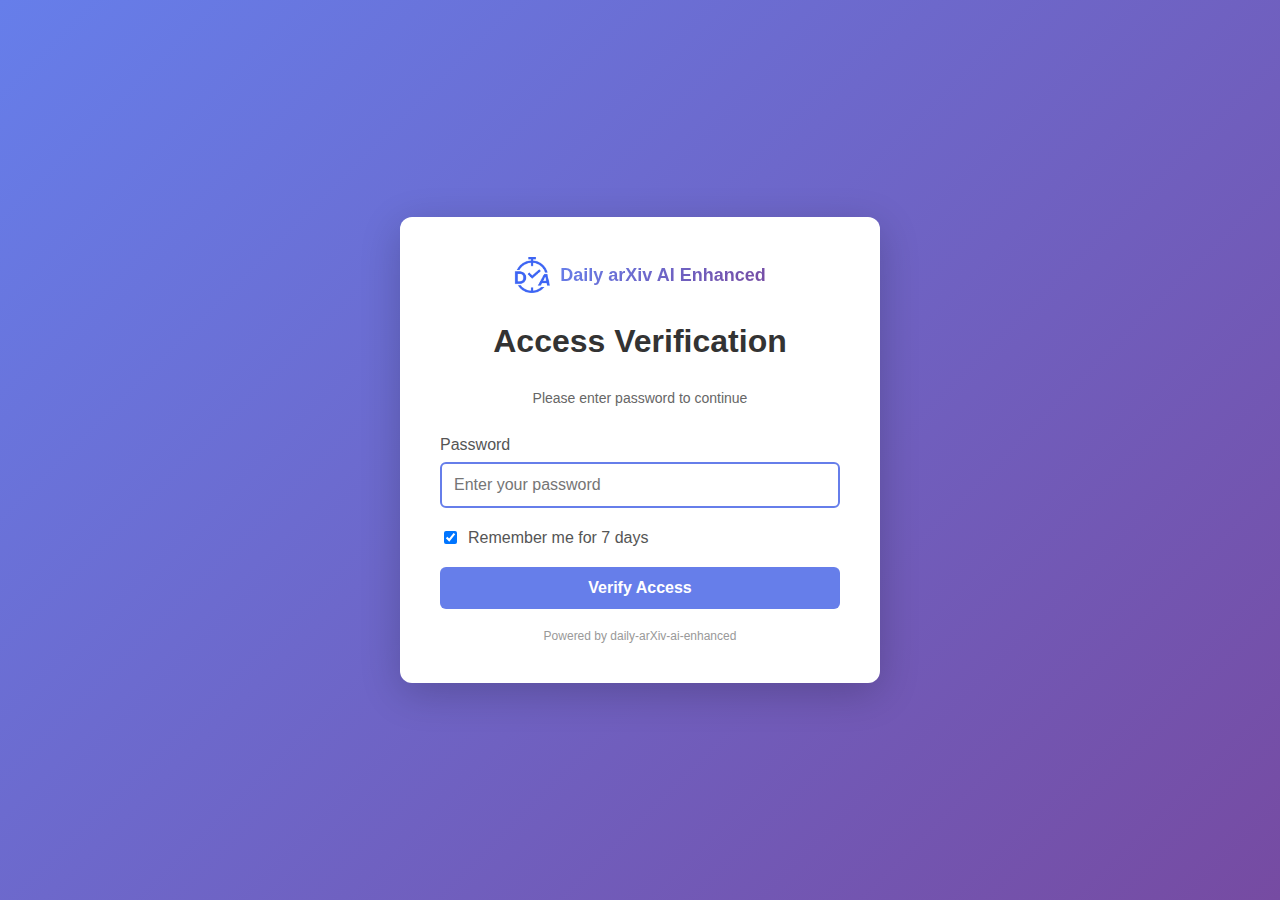
<file: login.html>
<!DOCTYPE html>
<html lang="en">
<head>
    <meta charset="UTF-8">
    <meta name="viewport" content="width=device-width, initial-scale=1.0">
    <title>Access Verification - daily-arXiv-ai-enhanced</title>
    <style>
        /* Clean login page styling */
        body {
            font-family: -apple-system, BlinkMacSystemFont, 'Segoe UI', Arial, sans-serif;
            display: flex;
            justify-content: center;
            align-items: center;
            min-height: 100vh;
            margin: 0;
            background: linear-gradient(135deg, #667eea 0%, #764ba2 100%);
        }
        .login-container {
            background: white;
            padding: 40px;
            border-radius: 12px;
            box-shadow: 0 10px 40px rgba(0,0,0,0.2);
            width: 90%;
            max-width: 400px;
        }
        h1 {
            margin: 0 0 30px;
            color: #333;
            text-align: center;
        }
        .subtitle {
            text-align: center;
            color: #666;
            margin-bottom: 30px;
            font-size: 14px;
        }
        .input-group {
            margin-bottom: 20px;
        }
        label {
            display: block;
            margin-bottom: 8px;
            color: #555;
            font-weight: 500;
        }
        input[type="password"] {
            width: 100%;
            padding: 12px;
            border: 2px solid #ddd;
            border-radius: 6px;
            font-size: 16px;
            box-sizing: border-box;
            transition: border-color 0.3s;
        }
        input[type="password"]:focus {
            outline: none;
            border-color: #667eea;
        }
        button {
            width: 100%;
            padding: 12px;
            background: #667eea;
            color: white;
            border: none;
            border-radius: 6px;
            font-size: 16px;
            font-weight: 600;
            cursor: pointer;
            transition: background 0.3s;
        }
        button:hover {
            background: #5568d3;
        }
        button:active {
            transform: translateY(1px);
        }
        .error-message {
            color: #e74c3c;
            margin-top: 10px;
            text-align: center;
            font-size: 14px;
            display: none;
            padding: 10px;
            background: #fee;
            border-radius: 6px;
            animation: shake 0.5s;
        }
        @keyframes shake {
            0%, 100% { transform: translateX(0); }
            25% { transform: translateX(-10px); }
            75% { transform: translateX(10px); }
        }
        .remember-me {
            margin-top: 15px;
            margin-bottom: 20px;
            display: flex;
            align-items: center;
            gap: 8px;
        }
        .remember-me input[type="checkbox"] {
            width: auto;
            cursor: pointer;
        }
        .remember-me label {
            margin: 0;
            font-weight: normal;
            cursor: pointer;
        }
        .footer {
            margin-top: 20px;
            text-align: center;
            font-size: 12px;
            color: #999;
        }
        /* Site logo styles */
        .site-logo {
            display: flex;
            align-items: center;
            justify-content: center;
            text-decoration: none !important;
            margin-bottom: 30px;
            gap: 10px;
            transition: all 0.2s ease;
        }
        .site-logo:hover {
            text-decoration: none;
            opacity: 0.9;
        }
        .logo-image {
            height: 36px;
            width: auto;
        }
        .site-title {
            font-size: 18px;
            font-weight: 600;
            background: linear-gradient(135deg, #667eea 0%, #764ba2 100%);
            -webkit-background-clip: text;
            -webkit-text-fill-color: transparent;
            background-clip: text;
        }
    </style>
</head>
<body>
    <div class="login-container">
        <a href="index.html" class="site-logo">
            <img src="assets/logo2-removebg-preview.png" alt="Daily arXiv AI Enhanced Logo" class="logo-image">
            <span class="site-title">Daily arXiv AI Enhanced</span>
        </a>
        <h1>Access Verification</h1>
        <div class="subtitle">Please enter password to continue</div>
        <form id="loginForm">
            <div class="input-group">
                <label for="password">Password</label>
                <input
                    type="password"
                    id="password"
                    name="password"
                    placeholder="Enter your password"
                    required
                    autofocus
                    autocomplete="current-password"
                >
            </div>
            <div class="remember-me">
                <input type="checkbox" id="rememberMe" checked>
                <label for="rememberMe">Remember me for 7 days</label>
            </div>
            <button type="submit">Verify Access</button>
            <div class="error-message" id="errorMessage">
                ❌ Invalid password. Please try again.
            </div>
        </form>
        <div class="footer">
            Powered by daily-arXiv-ai-enhanced
        </div>
    </div>

    <script src="js/auth-config.js"></script>
    <script src="js/auth.js"></script>
    <script>
        const form = document.getElementById('loginForm');
        const passwordInput = document.getElementById('password');
        const rememberMe = document.getElementById('rememberMe');
        const errorMessage = document.getElementById('errorMessage');

        // If already authenticated, redirect to target page
        if (Auth.isAuthenticated()) {
            const redirect = new URLSearchParams(window.location.search).get('redirect') || 'index.html';
            window.location.href = redirect;
        }

        form.addEventListener('submit', async (e) => {
            e.preventDefault();
            const password = passwordInput.value;
            const remember = rememberMe.checked;

            if (await Auth.login(password, remember)) {
                // Login successful, redirect
                const redirect = new URLSearchParams(window.location.search).get('redirect') || 'index.html';
                window.location.href = redirect;
            } else {
                // Login failed
                errorMessage.style.display = 'block';
                passwordInput.value = '';
                passwordInput.focus();

                // Hide error message after 3 seconds
                setTimeout(() => {
                    errorMessage.style.display = 'none';
                }, 3000);
            }
        });

        // Handle Enter key in password field
        passwordInput.addEventListener('keypress', (e) => {
            if (e.key === 'Enter') {
                form.dispatchEvent(new Event('submit'));
            }
        });
    </script>
</body>
</html>
</file>
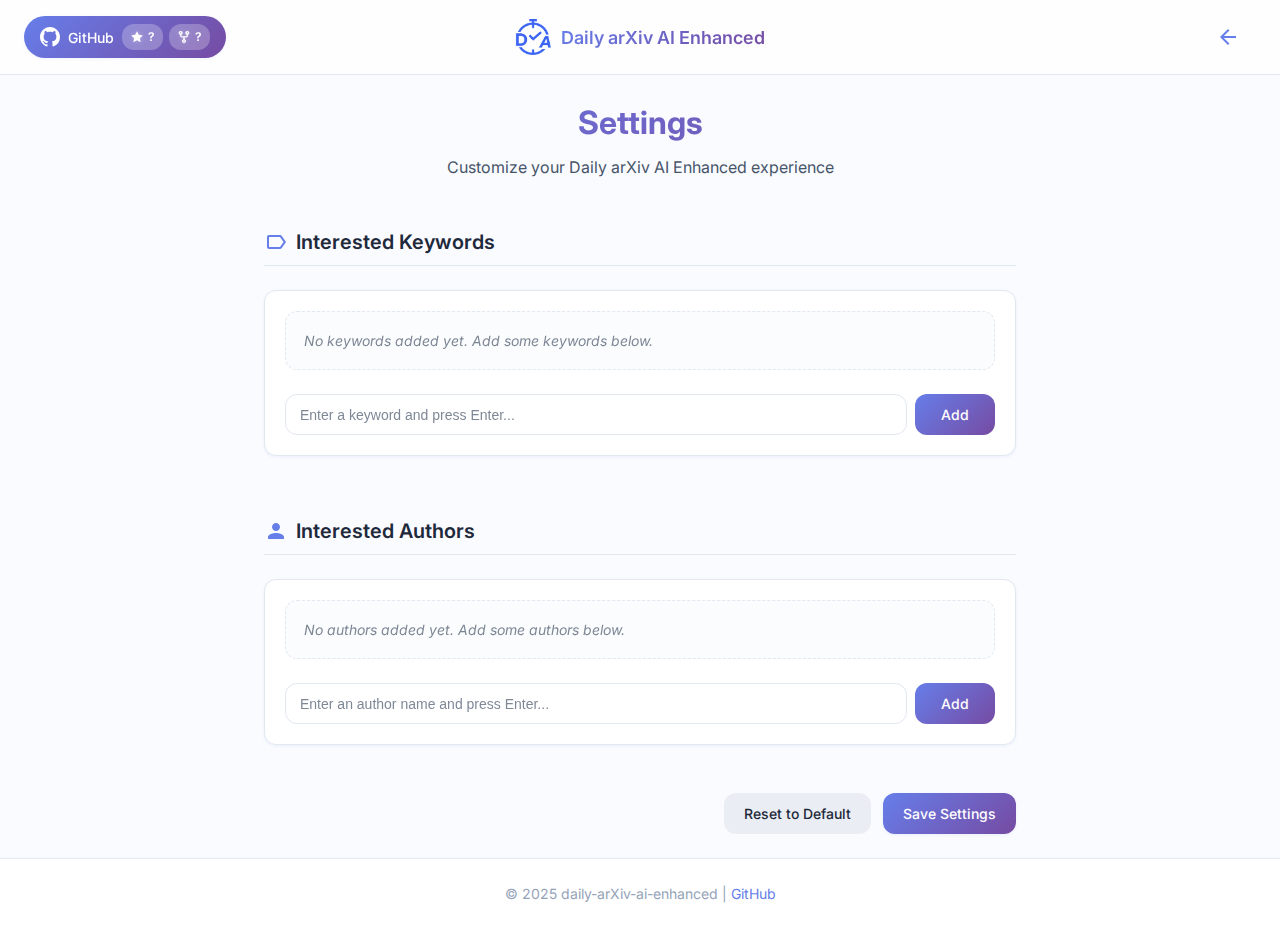
<file: settings.html>
<!DOCTYPE html>
<html lang="zh-CN">
<head>
    <meta charset="UTF-8">
    <meta name="viewport" content="width=device-width, initial-scale=1.0">
    <meta name="description" content="daily arxiv ai-enhanced settings">
    <title>Settings - Daily arXiv AI Enhanced</title>
    <link rel="icon" type="image/png" href="assets/logo2-removebg-preview.png">
    <link rel="shortcut icon" type="image/png" href="assets/logo2-removebg-preview.png">
    <link rel="stylesheet" href="css/styles.css">
    <link rel="stylesheet" href="css/settings.css">
    <link rel="stylesheet" href="https://fonts.googleapis.com/css2?family=Inter:wght@300;400;500;600;700&display=swap">

    <!-- Authentication Scripts -->
    <script src="js/auth-config.js"></script>
    <script src="js/auth.js"></script>
    <script>
        // Check authentication on page load
        Auth.requireAuth();

        // Show logout button only if password protection is enabled
        document.addEventListener('DOMContentLoaded', function() {
            const logoutButton = document.getElementById('logoutButton');
            if (logoutButton && Auth.isPasswordEnabled()) {
                logoutButton.style.display = '';
            }
        });
    </script>
</head>
<body>
    <div class="app-container">
        <header>
            <div class="header-content">
                <div class="header-left">
                    <a href="https://github.com/dw-dengwei/daily-arXiv-ai-enhanced" target="_blank" class="github-button">
                        <svg height="20" width="20" viewBox="0 0 16 16" fill="currentColor" xmlns="http://www.w3.org/2000/svg">
                            <path fill-rule="evenodd" d="M8 0C3.58 0 0 3.58 0 8c0 3.54 2.29 6.53 5.47 7.59.4.07.55-.17.55-.38 0-.19-.01-.82-.01-1.49-2.01.37-2.53-.49-2.69-.94-.09-.23-.48-.94-.82-1.13-.28-.15-.68-.52-.01-.53.63-.01 1.08.58 1.23.82.72 1.21 1.87.87 2.33.66.07-.52.28-.87.51-1.07-1.78-.2-3.64-.89-3.64-3.95 0-.87.31-1.59.82-2.15-.08-.2-.36-1.02.08-2.12 0 0 .67-.21 2.2.82.64-.18 1.32-.27 2-.27.68 0 1.36.09 2 .27 1.53-1.04 2.2-.82 2.2-.82.44 1.1.16 1.92.08 2.12.51.56.82 1.27.82 2.15 0 3.07-1.87 3.75-3.65 3.95.29.25.54.73.54 1.48 0 1.07-.01 1.93-.01 2.2 0 .21.15.46.55.38A8.013 8.013 0 0016 8c0-4.42-3.58-8-8-8z"></path>
                        </svg>
                        <span class="github-text">GitHub</span>
                        <div class="github-stats">
                            <div class="star-badge">
                                <svg width="14" height="14" viewBox="0 0 24 24" fill="currentColor">
                                    <path d="M12 2l3.09 6.26L22 9.27l-5 4.87 1.18 6.88L12 17.77l-6.18 3.25L7 14.14 2 9.27l6.91-1.01L12 2z"/>
                                </svg>
                                <span class="star-count" id="starCount">-</span>
                            </div>
                            <div class="fork-badge">
                                <svg width="14" height="14" viewBox="0 0 16 16" fill="currentColor">
                                    <path d="M5 5.372v.878c0 .414.336.75.75.75h4.5a.75.75 0 0 0 .75-.75v-.878a2.25 2.25 0 1 1 1.5 0v.878a2.25 2.25 0 0 1-2.25 2.25h-1.5v2.128a2.251 2.251 0 1 1-1.5 0V8.5h-1.5A2.25 2.25 0 0 1 3.5 6.25v-.878a2.25 2.25 0 1 1 1.5 0ZM5 3.25a.75.75 0 1 0-1.5 0 .75.75 0 0 0 1.5 0Zm6.75.75a.75.75 0 1 0 0-1.5.75.75 0 0 0 0 1.5Zm-3 8.75a.75.75 0 1 0-1.5 0 .75.75 0 0 0 1.5 0Z"/>
                                </svg>
                                <span class="fork-count" id="forkCount">-</span>
                            </div>
                        </div>
                    </a>
                </div>
                
                <div class="header-center">
                    <a href="index.html" class="site-logo">
                        <img src="assets/logo2-removebg-preview.png" alt="Daily arXiv AI Enhanced Logo" class="logo-image">
                        <span class="site-title">Daily arXiv AI Enhanced</span>
                    </a>
                </div>
                
                <div class="header-controls">
                    <a href="index.html" class="back-button">
                        <svg width="24" height="24" viewBox="0 0 24 24" fill="none" xmlns="http://www.w3.org/2000/svg">
                            <path d="M20 11H7.83L13.42 5.41L12 4L4 12L12 20L13.41 18.59L7.83 13H20V11Z" fill="currentColor"/>
                        </svg>
                    </a>
                    <button id="logoutButton" onclick="Auth.logout()" class="icon-button" title="Logout" style="border: none; background: transparent; cursor: pointer; color: #e74c3c; display: none;">
                        <svg width="24" height="24" viewBox="0 0 24 24" fill="none" xmlns="http://www.w3.org/2000/svg">
                            <path d="M17 7L15.59 8.41L18.17 11H8V13H18.17L15.59 15.59L17 17L22 12L17 7ZM4 5H12V3H4C2.9 3 2 3.9 2 5V19C2 20.1 2.9 21 4 21H12V19H4V5Z" fill="currentColor"/>
                        </svg>
                    </button>
                </div>
            </div>
        </header>

        <main class="settings-page">
            <div class="settings-container">
                <div class="settings-header">
                    <h1>Settings</h1>
                    <p>Customize your Daily arXiv AI Enhanced experience</p>
                </div>

                <div class="settings-content">
                    <div class="settings-section">
                        <h2 class="keyword-section-title">
                            <svg width="24" height="24" viewBox="0 0 24 24" fill="none" xmlns="http://www.w3.org/2000/svg">
                                <path d="M17.63 5.84C17.27 5.33 16.67 5 16 5L5 5.01C3.9 5.01 3 5.9 3 7V17C3 18.1 3.9 18.99 5 18.99L16 19C16.67 19 17.27 18.67 17.63 18.16L22 12L17.63 5.84ZM16 17H5V7H16L19.55 12L16 17Z" fill="currentColor"/>
                            </svg>
                            Interested Keywords
                        </h2>
                        <div class="settings-card">
                            <div class="settings-item">
                                <div class="tag-selector">
                                    <div class="selected-tags" id="selectedKeywords">
                                        <div class="empty-tag-message" id="emptyTagMessage">No keywords added yet. Add some keywords below.</div>
                                    </div>
                                    <div class="tag-input-container">
                                        <input type="text" id="keywordInput" class="settings-input" placeholder="Enter a keyword and press Enter...">
                                        <button id="addKeyword" class="add-tag-button">Add</button>
                                    </div>
                                </div>
                            </div>
                        </div>
                    </div>

                    <div class="settings-section">
                        <h2 class="keyword-section-title">
                            <svg width="24" height="24" viewBox="0 0 24 24" fill="none" xmlns="http://www.w3.org/2000/svg">
                                <path d="M12 12c2.21 0 4-1.79 4-4s-1.79-4-4-4-4 1.79-4 4 1.79 4 4 4zm0 2c-2.67 0-8 1.34-8 4v2h16v-2c0-2.66-5.33-4-8-4z" fill="currentColor"/>
                            </svg>
                            Interested Authors
                        </h2>
                        <div class="settings-card">
                            <div class="settings-item">
                                <div class="tag-selector">
                                    <div class="selected-tags" id="selectedAuthors">
                                        <div class="empty-tag-message" id="emptyAuthorMessage">No authors added yet. Add some authors below.</div>
                                    </div>
                                    <div class="tag-input-container">
                                        <input type="text" id="authorInput" class="settings-input" placeholder="Enter an author name and press Enter...">
                                        <button id="addAuthor" class="add-tag-button">Add</button>
                                    </div>
                                </div>
                            </div>
                        </div>
                    </div>
                </div>

                <div class="settings-actions">
                    <button id="resetSettings" class="button">Reset to Default</button>
                    <button id="saveSettings" class="button primary">Save Settings</button>
                </div>
            </div>
        </main>
        
        <footer>
            <div class="footer-content">
                <p>&copy; 2025 daily-arXiv-ai-enhanced | <a href="https://github.com/dw-dengwei/daily-arXiv-ai-enhanced" target="_blank">GitHub</a></p>
            </div>
        </footer>
    </div>

    <script src="js/settings.js"></script>
</body>
</html>
</file>
<file: css/styles.css>
/* 基础样式 */
:root {
  --primary-color: #667eea;
  --secondary-color: #764ba2;
  --accent-color: #6d2dad;
  --gradient-primary: linear-gradient(135deg, #667eea 0%, #764ba2 100%);
  --gradient-light: linear-gradient(135deg, #e0e7ff 0%, #f3e8ff 100%);
  --background-color: #fafbff;
  --card-bg-color: #ffffff;
  --background-hover: #f1f5f9;
  --text-color: #1e293b;
  --text-secondary: #475569;
  --text-tertiary: #94a3b8;
  --border-color: #e2e8f0;
  --border-accent: rgba(102, 126, 234, 0.2);
  --shadow-sm: 0 1px 3px rgba(102, 126, 234, 0.1);
  --shadow-md: 0 4px 15px rgba(102, 126, 234, 0.15);
  --shadow-lg: 0 8px 25px rgba(102, 126, 234, 0.2);
  --radius-sm: 8px;
  --radius-md: 12px;
  --transition: all 0.2s ease;
  --match-highlight: rgba(255, 223, 77, 0.22); /* 更明显的浅黄色背景 */
  --gold-color: #ffd700;
  --gold-dark: #d4af37;
  --gold-gradient: linear-gradient(135deg, #ffd700 0%, #d4af37 100%);
  --author-color: #10b981;
  --author-gradient: linear-gradient(135deg, #10b981 0%, #059669 100%);
  --keyword-color: #8b5cf6;
  --keyword-gradient: linear-gradient(135deg, #8b5cf6 0%, #7c3aed 100%);
}

* {
  margin: 0;
  padding: 0;
  box-sizing: border-box;
}

body {
  font-family: 'Inter', -apple-system, BlinkMacSystemFont, 'Segoe UI', Roboto, Helvetica, Arial, sans-serif;
  background-color: var(--background-color);
  color: var(--text-color);
  line-height: 1.5;
  -webkit-font-smoothing: antialiased;
  -moz-osx-font-smoothing: grayscale;
}

a {
  color: var(--primary-color);
  text-decoration: none;
}

a:hover {
  text-decoration: underline;
}

button {
  cursor: pointer;
  border: none;
  background: none;
  font: inherit;
  color: inherit;
}

.button {
  display: inline-flex;
  align-items: center;
  justify-content: center;
  gap: 8px;
  padding: 8px 16px;
  border-radius: var(--radius-sm);
  font-weight: 500;
  transition: var(--transition);
  background-color: var(--background-hover);
}

.button:hover {
  background-color: var(--border-color);
}

.button.primary {
  background: var(--gradient-primary);
  color: white;
  box-shadow: var(--shadow-sm);
}

.button.primary:hover {
  box-shadow: var(--shadow-md);
  transform: translateY(-1px);
}

.icon-button {
  display: flex;
  align-items: center;
  justify-content: center;
  width: 36px;
  height: 36px;
  border-radius: 50%;
  transition: var(--transition);
  color: var(--primary-color);
}

.icon-button:hover {
  background-color: rgba(102, 126, 234, 0.1);
}

/* 视图控制按钮样式 */
.view-controls {
  display: flex;
  align-items: center;
  gap: 4px;
}

.view-icon {
  display: flex;
  align-items: center;
  justify-content: center;
  margin-right: 2px;
  color: var(--primary-color);
  font-size: 14px;
}

.view-controls .button {
  border: 1px solid var(--border-accent);
  background-color: rgba(102, 126, 234, 0.05);
  padding: 4px 10px;
  font-size: 13px;
}

.view-controls .button:hover {
  background-color: rgba(102, 126, 234, 0.1);
}

.view-controls .button.active {
  background-color: rgba(102, 126, 234, 0.15);
  border-color: var(--primary-color);
  color: var(--primary-color);
  font-weight: 500;
}

/* 布局容器 */
.app-container {
  display: flex;
  flex-direction: column;
  min-height: 100vh;
}

/* 页头 */
header {
  position: sticky;
  top: 0;
  z-index: 100;
  background-color: rgba(255, 255, 255, 0.8);
  backdrop-filter: blur(10px);
  -webkit-backdrop-filter: blur(10px);
  border-bottom: 1px solid var(--border-color);
}

.header-content {
  display: flex;
  justify-content: space-between;
  align-items: center;
  padding: 16px 24px;
  max-width: 1440px;
  margin: 0 auto;
  width: 100%;
}

.header-left {
  display: flex;
  align-items: center;
  gap: 16px;
}

.header-center {
  display: flex;
  align-items: center;
  justify-content: center;
  position: absolute;
  left: 50%;
  transform: translateX(-50%);
}

.site-logo {
  display: flex;
  align-items: center;
  gap: 10px;
  text-decoration: none !important;
  color: var(--text-color);
  transition: var(--transition);
}

.site-logo:hover {
  text-decoration: none;
  opacity: 0.9;
}

.logo-image {
  height: 36px;
  width: auto;
}

.site-title {
  font-size: 18px;
  font-weight: 600;
  background: var(--gradient-primary);
  -webkit-background-clip: text;
  -webkit-text-fill-color: transparent;
  background-clip: text;
}

.header-content h1 {
  font-size: 20px;
  font-weight: 600;
}

.github-button {
  display: flex;
  align-items: center;
  gap: 8px;
  padding: 8px 16px;
  border-radius: 24px;
  background: var(--gradient-primary);
  color: white;
  font-size: 14px;
  font-weight: 500;
  transition: var(--transition);
  text-decoration: none !important;
  box-shadow: var(--shadow-sm);
}

.github-button:hover {
  background: var(--gradient-primary);
  text-decoration: none !important;
  transform: translateY(-1px);
  color: white;
  box-shadow: var(--shadow-md);
}

.github-button svg {
  fill: white;
}

.github-text {
  font-weight: 500;
}

.github-stats {
  display: flex;
  gap: 6px;
}

.star-badge,
.fork-badge,
.visit-badge {
  display: flex;
  align-items: center;
  gap: 4px;
  background-color: rgba(255, 255, 255, 0.25);
  border-radius: 12px;
  padding: 4px 8px;
  font-size: 12px;
  font-weight: 600;
}

.star-badge svg,
.fork-badge svg,
.visit-badge svg {
  fill: white;
  filter: drop-shadow(0 0 2px rgba(255, 255, 255, 0.3));
}

.star-count,
.fork-count,
.visit-count {
  color: white;
  font-weight: 600;
}

.visit-label {
  color: white;
  font-size: 11px;
  font-weight: 500;
  opacity: 0.9;
}

.header-controls {
  display: flex;
  align-items: center;
  gap: 20px;
}

.date-selector {
  display: flex;
  align-items: center;
  gap: 8px;
  border-radius: var(--radius-sm);
  padding: 2px;
}

.date-display {
  display: flex;
  align-items: center;
  gap: 4px;
  font-weight: 500;
  color: var(--text-color);
}

/* 类别导航栏 */
.category-nav {
  background-color: rgba(255, 255, 255, 0.8);
  backdrop-filter: blur(10px);
  -webkit-backdrop-filter: blur(10px);
  position: sticky;
  top: 70px;
  z-index: 10;
  display: flex;
  flex-direction: column;
  align-items: center; /* 居中显示 */
}

.category-nav::-webkit-scrollbar {
  display: none;
}

.category-label-container {
  display: flex;
  align-items: center;
  max-width: 1440px; /* 与main容器的max-width相同 */
  width: 100%;
  padding: 10px 24px 5px 24px; /* 减少上下内边距 */
  margin: 0 auto; /* 居中显示 */
  position: relative;
}

.category-nav-label, .filter-nav-label {
  font-weight: 600;
  background: var(--gradient-primary);
  -webkit-background-clip: text;
  -webkit-text-fill-color: transparent;
  background-clip: text;
  margin-right: 8px; /* 减少右侧间距 */
  white-space: nowrap;
  min-width: 90px; /* 减少宽度从120px到90px */
  letter-spacing: 0.3px; /* 减少字母间距 */
  font-size: 14px; /* 减小字体大小 */
  text-transform: uppercase;
  opacity: 1; /* 增加不透明度 */
  position: relative;
  z-index: 1;
  padding-left: 3px; /* 减少左侧内边距 */
}

/* 删除装饰线的CSS规则 */
.category-nav-label::after, .keyword-nav-label::after {
  content: none; /* 移除装饰线 */
}

.category-scroll {
  display: flex;
  overflow-x: auto;
  gap: 10px;
  -ms-overflow-style: none;
  scrollbar-width: none;
  width: 100%;
  justify-content: flex-start; /* 改为左对齐 */
  flex-wrap: nowrap; /* 禁止换行 */
  white-space: nowrap; /* 确保内容不会换行 */
  /* 添加鼠标滚轮横向滚动支持 */
  overflow-y: hidden;
}

.filter-scroll {
  display: flex;
  overflow-x: auto;
  gap: 10px;
  -ms-overflow-style: none;
  scrollbar-width: none;
  width: 100%;
  justify-content: flex-start; /* 改为左对齐 */
  flex-wrap: nowrap; /* 禁止换行 */
  white-space: nowrap; /* 确保内容不会换行 */
  /* 添加鼠标滚轮横向滚动支持 */
  overflow-y: hidden;
}

/* Text search UI */
.text-search {
  display: inline-flex;
  align-items: center;
  gap: 8px;
  margin-right: 8px;
}

.text-search .search-input-wrapper {
  display: inline-flex;
  align-items: center;
  gap: 6px;
  background-color: var(--background-hover);
  border: 1px solid var(--border-accent);
  border-radius: 16px;
  padding: 4px 8px;
}

#textSearchInput {
  border: none;
  outline: none;
  background: transparent;
  font-size: 14px;
  color: var(--text-color);
  width: 220px;
}

.text-search .clear-x {
  width: 22px;
  height: 22px;
  border-radius: 50%;
  background-color: rgba(0,0,0,0.08);
  color: var(--text-secondary);
  display: inline-flex;
  align-items: center;
  justify-content: center;
}

.text-search .clear-x:hover {
  background-color: rgba(0,0,0,0.14);
}

.filter-scroll::-webkit-scrollbar {
  display: none;
}

.filter-label-container {
  display: flex;
  align-items: center;
  max-width: 1440px; /* 与main容器的max-width相同 */
  width: 100%;
  padding: 10px 24px 5px 24px; /* 与category标签容器保持一致 */
  margin: 0 auto; /* 居中显示 */
  position: relative;
}

.category-button {
  display: inline-flex;
  align-items: center;
  justify-content: center;
  flex-shrink: 0;
  padding: 6px 12px;
  background-color: var(--background-hover);
  border-radius: 16px;
  font-size: 14px;
  font-weight: 500;
  color: var(--text-secondary);
  transition: var(--transition);
  white-space: nowrap;
  margin: 0 2px;
  box-shadow: 0 1px 2px rgba(0, 0, 0, 0.04);
}

.keyword-tag {
  display: inline-flex;
  align-items: center;
  justify-content: center;
  flex-shrink: 0;
  padding: 6px 12px;
  background-color: var(--background-hover);
  border-radius: 16px;
  font-size: 14px;
  font-weight: 500;
  color: var(--text-secondary);
  transition: var(--transition);
  white-space: nowrap;
  cursor: pointer;
  margin: 0 2px;
  box-shadow: 0 1px 2px rgba(0, 0, 0, 0.04);
}

.category-count {
  display: inline-flex;
  align-items: center;
  justify-content: center;
  margin-left: 6px;
  min-width: 20px;
  height: 20px;
  background-color: rgba(0, 0, 0, 0.05);
  border-radius: 10px;
  font-size: 12px;
  padding: 0 6px;
  transition: var(--transition);
}

.category-button:hover {
  background-color: var(--border-color);
  color: var(--text-color);
}

.keyword-tag:hover {
  background-color: var(--border-color);
  color: var(--text-color);
}

.category-button.active {
  background: var(--gradient-primary);
  color: white;
  box-shadow: var(--shadow-sm);
}

/* 作者按钮样式 */
.author-button {
  background-color: rgba(102, 126, 234, 0.08); /* primary tint */
  color: var(--primary-color);
  border: 1px solid rgba(102, 126, 234, 0.25);
}

.author-button:hover {
  background-color: rgba(102, 126, 234, 0.12);
  border-color: rgba(102, 126, 234, 0.35);
}

.author-button.active {
  background: var(--gradient-primary);
  color: white;
  border-color: var(--primary-color);
  box-shadow: 0 2px 8px rgba(102, 126, 234, 0.25);
}

/* 关键词按钮样式 */
.keyword-button {
  background-color: rgba(167, 139, 250, 0.10); /* accent tint */
  color: var(--accent-color);
  border: 1px solid rgba(167, 139, 250, 0.25);
}

.keyword-button:hover {
  background-color: rgba(167, 139, 250, 0.14);
  border-color: rgba(167, 139, 250, 0.35);
}

.keyword-button.active {
  background: linear-gradient(135deg, var(--accent-color) 0%, var(--secondary-color) 100%);
  color: white;
  border-color: var(--accent-color);
  box-shadow: 0 2px 8px rgba(167, 139, 250, 0.25);
}

.keyword-tag.active {
  background: var(--gradient-primary);
  color: white;
  box-shadow: var(--shadow-sm);
}

.category-button.active .category-count {
  background-color: rgba(255, 255, 255, 0.3);
  color: #fff;
}

/* 标签动画效果 */
.keyword-tag.tag-appear,
.category-button.tag-appear {
  animation: tagAppear 0.3s ease;
}

.keyword-tag.tag-highlight,
.category-button.tag-highlight {
  animation: tagHighlight 1s ease;
}

@keyframes tagAppear {
  0% {
    opacity: 0;
    transform: translateY(10px);
  }
  100% {
    opacity: 1;
    transform: translateY(0);
  }
}

@keyframes tagHighlight {
  0% {
    transform: scale(1);
    box-shadow: 0 0 0 rgba(102, 126, 234, 0.4);
  }
  50% {
    transform: scale(1.05);
    box-shadow: 0 0 8px rgba(102, 126, 234, 0.6);
  }
  100% {
    transform: scale(1);
    box-shadow: 0 0 0 rgba(102, 126, 234, 0.4);
  }
}

/* 主要内容区域 */
main {
  flex: 1;
  padding: 0 24px 24px 24px; /* 修改上边距为0，保持左右下边距 */
  max-width: 1440px;
  margin: 0 auto;
  width: 100%;
}

/* 论文容器 - 网格视图 */
.paper-container {
  display: grid;
  grid-template-columns: repeat(auto-fill, minmax(350px, 1fr));
  gap: 30px;
  margin-top: 24px;
  align-items: flex-start;
}

/* 论文容器 - 列表视图 */
.paper-container.list-view {
  display: flex;
  flex-direction: column;
  gap: 20px;
}

/* 论文卡片 - 网格视图 */
.paper-card {
  background-color: var(--card-bg-color);
  border-radius: var(--radius-md);
  box-shadow: var(--shadow-sm);
  overflow: visible;
  transition: var(--transition);
  cursor: pointer;
  height: auto;
  min-height: 100%;
  display: flex;
  flex-direction: column;
  position: relative;
}

.paper-card:hover {
  box-shadow: var(--shadow-md);
  transform: translateY(-2px);
  background-color: var(--background-light);
}

.paper-card-header {
  padding: 16px;
  border-bottom: 1px solid var(--border-color);
}

.paper-card-title {
  font-size: 16px;
  font-weight: 600;
  margin-bottom: 12px;
  line-height: 1.5;
  overflow: visible;
}

.paper-card-authors {
  font-size: 14px;
  color: var(--text-secondary);
  margin-bottom: 12px;
  line-height: 1.4;
  overflow: visible;
}

.paper-card-categories {
  display: flex;
  flex-wrap: wrap;
  gap: 6px;
  margin-bottom: 6px;
}

.category-tag {
  font-size: 12px;
  padding: 2px 8px;
  border-radius: 12px;
  background-color: var(--background-hover);
  color: var(--text-secondary);
  border: 1px solid var(--border-accent);
}

.paper-card-body {
  padding: 20px;
  flex-grow: 1;
  display: flex;
  flex-direction: column;
}

.paper-card-summary {
  font-size: 14px;
  color: var(--text-secondary);
  line-height: 1.5;
  overflow: visible;
  margin-bottom: 20px;
  border-left: 3px solid var(--primary-color);
  padding-left: 12px;
  background-color: rgba(102, 126, 234, 0.05);
  padding: 12px;
  border-radius: 6px;
}

.paper-card-footer {
  margin-top: auto;
  display: flex;
  justify-content: space-between;
  align-items: center;
}

.paper-card-date {
  font-size: 12px;
  color: var(--text-tertiary);
}

.paper-card-link {
  font-size: 14px;
  color: var(--primary-color);
  font-weight: 500;
}

/* 论文卡片 - 列表视图 */
.list-view .paper-card {
  flex-direction: row;
  align-items: center;
  padding: 16px;
  gap: 20px;
}

.list-view .paper-card-header {
  padding: 0;
  border-bottom: none;
  flex: 1;
}

.list-view .paper-card-body {
  padding: 0;
  flex: 2;
}

.list-view .paper-card-footer {
  margin-top: 0;
  padding: 0;
  flex: 0 0 auto;
}

/* 论文详情模态框 */
.paper-modal {
  display: none;
  position: fixed;
  top: 0;
  left: 0;
  width: 100%;
  height: 100%;
  background-color: rgba(0, 0, 0, 0.5);
  z-index: 1000;
  overflow-y: auto;
  backdrop-filter: blur(5px);
  -webkit-backdrop-filter: blur(5px);
}

.paper-modal.active {
  display: flex;
  justify-content: center;
  align-items: flex-start;
}

.paper-modal-content {
  background-color: var(--card-bg-color);
  border-radius: var(--radius-md);
  box-shadow: var(--shadow-md);
  width: 90%;
  max-width: 800px;
  margin: 60px auto;
  max-height: calc(100vh - 120px);
  display: flex;
  flex-direction: column;
  animation: modalFadeIn 0.3s ease;
}

@keyframes modalFadeIn {
  from {
    opacity: 0;
    transform: translateY(20px);
  }
  to {
    opacity: 1;
    transform: translateY(0);
  }
}

.paper-modal-header {
  padding: 20px;
  border-bottom: 1px solid var(--border-color);
  display: flex;
  justify-content: space-between;
  align-items: center;
  position: relative;
}

.paper-modal-header h2 {
  font-size: 20px;
  font-weight: 600;
}

.paper-modal-body {
  padding: 20px;
  overflow-y: auto;
  flex: 1;
}

.paper-modal-body h3 {
  font-size: 18px;
  font-weight: 600;
  margin-bottom: 16px;
}

.paper-modal-body p {
  margin-bottom: 16px;
  line-height: 1.6;
}

.paper-modal-footer {
  display: flex;
  justify-content: space-between;
  align-items: center;
  gap: 8px;
  padding: 16px;
  border-top: 1px solid var(--border-color);
}

.paper-navigation {
  display: flex;
  flex-direction: column;
  align-items: flex-start;
  gap: 4px;
}

.paper-modal-buttons {
  display: flex;
  gap: 8px;
  align-items: center;
}

.paper-modal-footer .button.icon-button {
  width: 40px;
  height: 40px;
  padding: 8px;
  display: flex;
  align-items: center;
  justify-content: center;
  transition: all 0.2s ease;
  position: relative;
  border: none;
  background: none;
}

.paper-modal-footer .button.icon-button:not(.primary) {
  color: var(--text-primary);
}

.paper-modal-footer .button.icon-button:not(.primary):hover {
  color: var(--primary-color);
  transform: translateY(-1px);
}

/* Special styling for arXiv logo */
.paper-modal-footer #paperLink svg {
  width: 60px;
  height: 27px;
  margin: -2px -10px;
}

.paper-modal-footer .button.icon-button.primary {
  background: none;
}

.paper-modal-footer .button.icon-button.primary:hover {
  transform: translateY(-1px);
}

/* Tooltip styles */
.paper-modal-footer .button.icon-button::after {
  content: attr(title);
  position: absolute;
  bottom: 100%;
  left: 50%;
  transform: translateX(-50%);
  padding: 4px 8px;
  background-color: rgba(0, 0, 0, 0.8);
  color: white;
  font-size: 12px;
  border-radius: 4px;
  white-space: nowrap;
  opacity: 0;
  visibility: hidden;
  transition: all 0.2s ease;
  pointer-events: none;
  margin-bottom: 5px;
}

.paper-modal-footer .button.icon-button:hover::after {
  opacity: 1;
  visibility: visible;
}

.navigation-hint {
  font-size: 12px;
  color: var(--text-tertiary);
  font-weight: 500;
}

.paper-position {
  font-size: 14px;
  color: var(--text-secondary);
  font-weight: 600;
}

/* 日期选择器样式 */
.date-picker-modal {
  position: fixed;
  top: 0;
  left: 0;
  right: 0;
  bottom: 0;
  background-color: rgba(0, 0, 0, 0.5);
  display: flex;
  align-items: center;
  justify-content: center;
  z-index: 1000;
  opacity: 0;
  visibility: hidden;
  transition: var(--transition);
  backdrop-filter: blur(5px);
  -webkit-backdrop-filter: blur(5px);
  pointer-events: none;
}

.date-picker-modal.active {
  opacity: 1;
  visibility: visible;
  pointer-events: auto;
}

.date-picker-content {
  background-color: var(--card-bg-color);
  border-radius: var(--radius-md);
  box-shadow: 0 10px 25px rgba(0, 0, 0, 0.1);
  width: 100%;
  max-width: 360px;
  max-height: 90vh;
  overflow-y: auto;
  animation: modalFadeIn 0.3s ease forwards;
  padding: 24px;
  border: 1px solid rgba(0, 0, 0, 0.08);
}

.date-picker-header {
  display: flex;
  justify-content: space-between;
  align-items: center;
  padding: 16px 20px;
  border-bottom: 1px solid var(--border-color);
}

.date-picker-header h3 {
  font-size: 18px;
  font-weight: 600;
}

.date-picker-body {
  padding: 0;
}

.date-picker-title {
  font-size: 18px;
  font-weight: 600;
  margin: 0 0 16px 0;
  color: var(--primary-color);
  text-align: center;
}

.flatpickr-container {
  margin-bottom: 20px;
  width: 100%;
}

.flatpickr-container input {
  display: none;
}

/* Make flatpickr calendar take full width */
.flatpickr-calendar {
  width: 100% !important;
  max-width: 100% !important;
  padding: 0 !important;
  box-sizing: border-box !important;
  background: transparent !important;
  box-shadow: none !important;
  border: none !important;
}

.flatpickr-months {
  width: 100% !important;
  padding: 0;
  margin-bottom: 10px;
  background-color: transparent !important;
}

.flatpickr-month {
  background-color: transparent !important;
  color: var(--text-color) !important;
}

.flatpickr-current-month {
  padding: 0 !important;
  font-size: 18px !important;
  font-weight: 600 !important;
}

.flatpickr-monthDropdown-months {
  font-weight: 600 !important;
  color: var(--text-color) !important;
}

.flatpickr-prev-month, .flatpickr-next-month {
  padding: 5px !important;
  fill: var(--primary-color) !important;
  color: var(--primary-color) !important;
}

.flatpickr-prev-month:hover, .flatpickr-next-month:hover {
  background-color: rgba(0, 0, 0, 0.05) !important;
  border-radius: 50% !important;
}

.flatpickr-weekdays {
  width: 100% !important;
  background-color: transparent !important;
  margin-bottom: 5px;
}

.flatpickr-weekday {
  height: 28px;
  line-height: 28px;
  flex: 1;
  background-color: transparent !important;
  color: var(--text-secondary) !important;
  font-weight: 500 !important;
  font-size: 14px !important;
}

.flatpickr-days {
  width: 100% !important;
  display: flex !important;
  justify-content: center !important;
  background-color: transparent !important;
}

.dayContainer {
  width: 100% !important;
  min-width: 100% !important;
  max-width: 100% !important;
  display: flex !important;
  flex-wrap: wrap !important;
  /* justify-content: flex-start !important; */
  padding: 0 !important;
}

.flatpickr-day {
  margin: 2px;
  height: 36px !important;
  line-height: 36px !important;
  border-radius: 50% !important;
  /* max-width: 36px !important; */
  width: calc(100% / 7 ) !important;
  flex: 0 0 calc(100% / 7 ) !important;
  display: inline-flex !important;
  justify-content: center !important;
  align-items: center !important;
  box-sizing: border-box !important;
  font-weight: 400 !important;
  color: var(--text-color) !important;
  border: none !important;
}

.flatpickr-day.today {
  border: none !important;
  background-color: rgba(102, 126, 234, 0.1) !important;
  color: var(--primary-color) !important;
  font-weight: 600 !important;
}

.flatpickr-day.selected, 
.flatpickr-day.startRange, 
.flatpickr-day.endRange, 
.flatpickr-day.selected.inRange, 
.flatpickr-day.startRange.inRange, 
.flatpickr-day.endRange.inRange, 
.flatpickr-day.selected:focus, 
.flatpickr-day.startRange:focus, 
.flatpickr-day.endRange:focus, 
.flatpickr-day.selected:hover, 
.flatpickr-day.startRange:hover, 
.flatpickr-day.endRange:hover, 
.flatpickr-day.selected.prevMonthDay, 
.flatpickr-day.startRange.prevMonthDay, 
.flatpickr-day.endRange.prevMonthDay, 
.flatpickr-day.selected.nextMonthDay, 
.flatpickr-day.startRange.nextMonthDay, 
.flatpickr-day.endRange.nextMonthDay {
  background: var(--gradient-primary) !important;
  border-color: var(--primary-color) !important;
  color: white !important;
  font-weight: 600 !important;
  box-shadow: var(--shadow-sm) !important;
}

.flatpickr-day.inRange, 
.flatpickr-day.prevMonthDay.inRange, 
.flatpickr-day.nextMonthDay.inRange, 
.flatpickr-day.today.inRange, 
.flatpickr-day.prevMonthDay.today.inRange, 
.flatpickr-day.nextMonthDay.today.inRange {
  background: rgba(102, 126, 234, 0.15) !important;
  border-color: transparent !important;
  color: var(--text-color) !important;
  box-shadow: none !important;
}

.flatpickr-day:hover, 
.flatpickr-day.prevMonthDay:hover, 
.flatpickr-day.nextMonthDay:hover, 
.flatpickr-day:focus, 
.flatpickr-day.prevMonthDay:focus, 
.flatpickr-day.nextMonthDay:focus {
  background: rgba(0, 0, 0, 0.05) !important;
  border-color: transparent !important;
}

.flatpickr-day.flatpickr-disabled, 
.flatpickr-day.flatpickr-disabled:hover,
.flatpickr-day.prevMonthDay, 
.flatpickr-day.nextMonthDay, 
.flatpickr-day.notAllowed {
  color: rgba(57, 57, 57, 0.3) !important;
  background: transparent !important;
  cursor: not-allowed;
}

.date-range-selector {
  display: flex;
  align-items: center;
  justify-content: center;
  padding: 12px 0;
  border-top: 1px solid var(--border-color);
  background-color: rgba(0, 0, 0, 0.02);
  border-radius: 0 0 var(--radius-md) var(--radius-md);
  margin: 16px -24px -24px -24px;
}

.toggle-switch {
  position: relative;
  display: inline-block;
  width: 42px;
  height: 22px;
  margin: 0 10px;
}

.toggle-switch input {
  opacity: 0;
  width: 0;
  height: 0;
}

.toggle-slider {
  position: absolute;
  cursor: pointer;
  top: 0;
  left: 0;
  right: 0;
  bottom: 0;
  background-color: var(--border-color);
  transition: .3s;
  border-radius: 24px;
  box-shadow: inset 0 1px 3px rgba(0, 0, 0, 0.1);
}

.toggle-slider:before {
  position: absolute;
  content: "";
  height: 16px;
  width: 16px;
  left: 3px;
  top: 50%;
  transform: translateY(-50%);
  background-color: white;
  transition: .3s;
  border-radius: 50%;
  box-shadow: 0 1px 3px rgba(0, 0, 0, 0.15);
}

input:checked + .toggle-slider {
  background: var(--gradient-primary);
}

input:focus + .toggle-slider {
  box-shadow: inset 0 1px 3px rgba(0, 0, 0, 0.1), 0 0 0 2px rgba(102, 126, 234, 0.2);
}

input:checked + .toggle-slider:before {
  transform: translate(20px, -50%);
}

.toggle-label {
  font-size: 13px;
  font-weight: 500;
  color: var(--text-secondary);
  user-select: none;
  min-width: 40px;
  text-align: center;
}

@media (max-width: 768px) {
  .header-content {
    padding: 12px 16px;
  }
  
  .header-center {
    position: static;
    transform: none;
    margin-bottom: 8px;
  }
  
  .header-left {
    display: none;
  }
  
  .header-controls {
    margin-left: auto;
  }
  
  .category-scroll {
    padding: 8px 16px;
    max-width: 100%; /* 在移动端占满宽度 */
    justify-content: flex-start; /* 在移动端左对齐 */
    flex-wrap: nowrap; /* 确保不换行 */
  }
  
  .filter-scroll {
    padding: 0 16px 8px;
    margin-top: -4px;
    gap: 6px;
    max-width: 100%; /* 在移动端占满宽度 */
    justify-content: flex-start; /* 在移动端左对齐 */
    flex-wrap: nowrap; /* 确保不换行 */
  }
  
  .category-button, .keyword-tag {
    padding: 4px 10px;
    font-size: 12px;
    border-radius: 14px;
    margin: 0 2px; /* 调整为水平边距 */
  }
  
  main {
    padding: 0 16px 16px 16px; /* 调整与类别/关键词区域保持一致 */
    padding-left: 10px;
  }
  
  .paper-container {
    padding: 0;
    margin-top: 16px;
  }
  
  .keyword-tag-container {
    margin: 6px 16px 0;
    padding: 8px 12px;
  }
  
  .keyword-tag-header {
    margin-bottom: 6px;
  }
  
  .keyword-tags {
    gap: 6px;
    min-height: 24px;
    padding: 4px;
  }
  
  .keyword-tags .keyword-tag {
    padding: 3px 8px;
    font-size: 12px;
    border-radius: 12px;
  }
  
  .list-view .paper-card {
    flex-direction: column;
  }
  
  .list-view .paper-card-header,
  .list-view .paper-card-body {
    width: 100%;
  }
  
  .paper-modal-content {
    width: 95%;
    max-height: 85vh;
  }
  
  .paper-sections {
    flex-direction: column;
  }
  
  .date-picker-content {
    width: 95%;
  }
}

/* 加载状态 */
.loading-container {
  display: flex;
  flex-direction: column;
  align-items: center;
  justify-content: center;
  padding: 40px;
  grid-column: 1 / -1;
}

.loading-spinner {
  width: 40px;
  height: 40px;
  border: 3px solid rgba(0, 0, 0, 0.1);
  border-radius: 50%;
  border-top-color: var(--primary-color);
  animation: spinner 1s linear infinite;
  margin-bottom: 16px;
}

@keyframes spinner {
  to {
    transform: rotate(360deg);
  }
}

/* 页脚 */
footer {
  background-color: #fff;
  border-top: 1px solid var(--border-color);
  padding: 24px;
  margin-top: auto;
}

.footer-content {
  max-width: 1440px;
  margin: 0 auto;
  text-align: center;
  color: var(--text-tertiary);
  font-size: 14px;
}

/* 添加对论文索引号和详情部分的样式 */
.paper-card-index {
  font-weight: 600;
  color: white;
  background: var(--gradient-primary);
  width: 28px;
  height: 28px;
  border-radius: 50%;
  display: flex;
  align-items: center;
  justify-content: center;
  font-size: 14px;
  box-shadow: 0 2px 4px rgba(102, 126, 234, 0.2);
  position: absolute;
  top: -10px;
  left: -10px;
  z-index: 5;
}

.paper-sections {
  margin-top: 16px;
  display: grid;
  grid-template-columns: repeat(auto-fit, minmax(300px, 1fr));
  gap: 16px;
}

.paper-section {
  background-color: rgba(102, 126, 234, 0.03);
  border-radius: var(--radius-sm);
  padding: 16px;
  border-left: 3px solid var(--primary-color);
}

.paper-section h4 {
  margin-top: 0;
  margin-bottom: 8px;
  color: var(--primary-color);
  font-size: 16px;
}

.original-abstract {
  font-style: italic;
  border-left: 3px solid var(--border-color);
  padding-left: 16px;
  color: var(--text-secondary);
}

/* 在列表视图中调整索引显示 */
.list-view .paper-card-index {
  position: relative;
  top: auto;
  left: auto;
  margin-right: 12px;
  margin-top: auto;
  margin-bottom: auto;
}

/* 设置模态框样式 */
.settings-modal {
  position: fixed;
  top: 0;
  left: 0;
  width: 100%;
  height: 100%;
  background-color: rgba(15, 23, 42, 0.6);
  backdrop-filter: blur(4px);
  z-index: 1000;
  display: flex;
  justify-content: center;
  align-items: center;
  opacity: 0;
  visibility: hidden;
  transition: opacity 0.3s ease, visibility 0.3s ease;
}

.settings-modal.active {
  opacity: 1;
  visibility: visible;
}

.settings-modal-content {
  background-color: var(--card-bg-color);
  border-radius: var(--radius-md);
  width: 90%;
  max-width: 600px;
  max-height: 85vh;
  box-shadow: var(--shadow-lg);
  display: flex;
  flex-direction: column;
  transform: translateY(20px);
  transition: transform 0.3s cubic-bezier(0.34, 1.56, 0.64, 1);
  overflow: hidden;
}

.settings-modal.active .settings-modal-content {
  transform: translateY(0);
}

.settings-modal-header {
  display: flex;
  justify-content: space-between;
  align-items: center;
  padding: 20px 24px;
  border-bottom: 1px solid var(--border-color);
}

.settings-modal-header h2 {
  font-size: 20px;
  font-weight: 600;
  margin: 0;
  background: var(--gradient-primary);
  -webkit-background-clip: text;
  -webkit-text-fill-color: transparent;
  background-clip: text;
}

.settings-modal-body {
  padding: 24px;
  overflow-y: auto;
  max-height: calc(85vh - 140px);
}

.settings-section {
  margin-bottom: 28px;
}

.settings-section:last-child {
  margin-bottom: 0;
}

.settings-section h3 {
  font-size: 16px;
  font-weight: 600;
  margin-bottom: 16px;
  color: var(--text-color);
}

.settings-item {
  margin-bottom: 20px;
  display: flex;
  align-items: center;
  justify-content: space-between;
}

.settings-item:last-child {
  margin-bottom: 0;
}

.settings-item label {
  font-size: 14px;
  font-weight: 500;
  color: var(--text-secondary);
}

.settings-input {
  background-color: var(--background-color);
  border: 1px solid var(--border-color);
  border-radius: var(--radius-sm);
  padding: 8px 12px;
  font-size: 14px;
  color: var(--text-color);
  transition: var(--transition);
  width: 180px;
}

.settings-input:focus {
  border-color: var(--primary-color);
  outline: none;
  box-shadow: 0 0 0 2px rgba(102, 126, 234, 0.2);
}

.settings-modal-footer {
  display: flex;
  justify-content: flex-end;
  gap: 12px;
  padding: 16px 24px;
  border-top: 1px solid var(--border-color);
}

.tag-selector {
  display: flex;
  flex-direction: column;
  gap: 8px;
  width: 180px;
}

.selected-tags {
  display: flex;
  flex-wrap: wrap;
  gap: 8px;
  margin-bottom: 8px;
}

.selected-tags .category-tag {
  display: inline-flex;
  align-items: center;
  background-color: rgba(102, 126, 234, 0.1);
  color: var(--primary-color);
  border-radius: 16px;
  padding: 4px 12px;
  font-size: 12px;
  font-weight: 500;
  cursor: pointer;
  transition: var(--transition);
}

.selected-tags .category-tag:hover {
  background-color: rgba(102, 126, 234, 0.2);
}

.range-selector {
  display: flex;
  align-items: center;
  gap: 12px;
  width: 180px;
}

.settings-range {
  flex: 1;
  height: 4px;
  -webkit-appearance: none;
  appearance: none;
  background: var(--gradient-light);
  border-radius: 2px;
  outline: none;
}

.settings-range::-webkit-slider-thumb {
  -webkit-appearance: none;
  appearance: none;
  width: 16px;
  height: 16px;
  border-radius: 50%;
  background: var(--gradient-primary);
  cursor: pointer;
  box-shadow: var(--shadow-sm);
}

.settings-range::-moz-range-thumb {
  width: 16px;
  height: 15px;
  border-radius: 50%;
  background: var(--gradient-primary);
  cursor: pointer;
  box-shadow: var(--shadow-sm);
  border: none;
}

#fontSizeValue {
  font-size: 14px;
  color: var(--text-secondary);
  min-width: 40px;
  text-align: right;
}

@media (max-width: 768px) {
  .settings-item {
    flex-direction: column;
    align-items: flex-start;
    gap: 8px;
  }
  
  .settings-input, 
  .tag-selector,
  .range-selector {
    width: 100%;
  }
}

.clear-button {
  background-color: var(--text-tertiary);
  color: white;
  font-size: 13px;
  padding: 4px 10px;
  margin: 4px 2px; /* 添加边距与其他按钮一致 */
}

.clear-button:hover {
  background-color: var(--text-secondary);
}

/* 类别标签和关键词标签样式 */
.category-label {
  font-weight: 600;
  color: var(--text-color);
  margin-right: 6px;
}

.keyword-label {
  font-weight: 600;
  color: var(--text-color);
  margin-right: 6px;
  white-space: nowrap;
  margin-left: 0;
  min-width: 90px; /* 减少宽度从120px到90px，与Category标签保持一致 */
}

.author-label {
  font-weight: 600;
  color: var(--text-color);
  margin-right: 6px;
  white-space: nowrap;
  margin-left: 0;
  min-width: 90px; /* 与Category和Keyword标签保持一致 */
}

.logic-indicator {
  display: inline-flex;
  align-items: center;
  justify-content: center;
  background: var(--gradient-primary);
  color: white;
  border-radius: 12px;
  padding: 3px 8px;
  font-size: 12px;
  font-weight: 600;
  margin-right: 8px;
  box-shadow: 0 1px 3px rgba(0, 0, 0, 0.1);
  letter-spacing: 0.5px;
}

.filter-logic-hint {
  font-size: 11px;
  opacity: 0.85;
  font-weight: 500;
  margin-left: 4px;
  letter-spacing: 0;
  text-transform: none;
}

.author-tag {
  display: inline-flex;
  align-items: center;
  justify-content: center;
  padding: 4px 12px;
  margin-right: 8px;
  background-color: var(--tag-bg);
  color: var(--text-secondary);
  border-radius: 16px;
  font-size: 13px;
  font-weight: 500;
  cursor: pointer;
  transition: all 0.2s ease;
  user-select: none;
}

.author-tag.active {
  background: var(--gradient-primary);
  color: white;
  box-shadow: 0 2px 4px rgba(0, 0, 0, 0.1);
}

.author-tag:hover {
  background-color: var(--tag-hover-bg);
}

.author-tag.active:hover {
  background: var(--gradient-primary-hover);
}

/* 高亮样式 */
.keyword-highlight {
  background-color: rgba(255, 215, 0, 0.15);
  border-radius: 3px;
  padding: 0 2px;
  font-weight: inherit;
  color: inherit;
  position: relative;
  display: inline-block;
  box-shadow: 0 0 0 1px rgba(255, 215, 0, 0.3);
  transition: all 0.2s ease;
}

.keyword-highlight:hover {
  background-color: rgba(255, 215, 0, 0.25);
  box-shadow: 0 0 0 1px rgba(255, 215, 0, 0.4);
}

.author-highlight {
  background-color: rgba(255, 215, 0, 0.12);
  border-radius: 3px;
  padding: 0 2px;
  font-weight: inherit;
  color: inherit;
  position: relative;
  display: inline-block;
  box-shadow: 0 0 0 1px rgba(255, 215, 0, 0.25);
  transition: all 0.2s ease;
}

.author-highlight:hover {
  background-color: rgba(255, 215, 0, 0.2);
  box-shadow: 0 0 0 1px rgba(255, 215, 0, 0.35);
}

.paper-modal-body .highlight-info .keyword-sample {
  background-color: rgba(255, 215, 0, 0.15);
  border: 1px solid rgba(255, 215, 0, 0.3);
}

.paper-modal-body .highlight-info .author-sample {
  background-color: rgba(255, 215, 0, 0.12);
  border: 1px solid rgba(255, 215, 0, 0.25);
}

/* 添加一个高亮动画效果 */
@keyframes highlightPulse {
  0% {
    box-shadow: 0 0 0 1px rgba(102, 126, 234, 0.3);
  }
  50% {
    box-shadow: 0 0 0 2px rgba(102, 126, 234, 0.5);
  }
  100% {
    box-shadow: 0 0 0 1px rgba(102, 126, 234, 0.3);
  }
}

.paper-card:hover .keyword-highlight,
.paper-card:hover .author-highlight {
  animation: highlightPulse 1.5s ease-in-out infinite;
}

/* 在弹窗中也保持高亮的良好显示 */
.paper-modal-body .keyword-highlight,
.paper-modal-body .author-highlight {
  display: inline;
  line-height: inherit;
}

/* 当同时存在关键词和作者高亮时，在模态窗口中显示一个提示 */
.paper-modal-body .highlight-info {
  margin-top: 10px;
  font-size: 12px;
  color: var(--text-tertiary);
  display: flex;
  gap: 10px;
}

.paper-modal-body .highlight-info span {
  display: flex;
  align-items: center;
  gap: 4px;
}

.paper-modal-body .highlight-info .sample {
  width: 12px;
  height: 12px;
  border-radius: 2px;
}

/* 匹配论文卡片的高亮样式 */
.paper-card.matched-paper {
  box-shadow: 0 0 0 2px var(--gold-color), var(--shadow-md);
  background-color: var(--match-highlight);
  position: relative;
  z-index: 2;
  border: 1px solid rgba(255, 215, 0, 0.45);
}

.paper-card.matched-paper:hover {
  box-shadow: 0 0 0 2px var(--gold-color), var(--shadow-lg);
  transform: translateY(-3px);
  border: 1px solid rgba(255, 215, 0, 0.5);
}

/* 移除这个 ::after 星星，只使用 .match-badge */
.paper-card.matched-paper::after {
  display: none;
}

/* 保留原始的关键帧动画，因为其他地方可能会用到 */
@keyframes goldPulse {
  0% {
    box-shadow: 0 0 0 0 rgba(255, 215, 0, 0.7);
  }
  70% {
    box-shadow: 0 0 0 8px rgba(255, 215, 0, 0);
  }
  100% {
    box-shadow: 0 0 0 0 rgba(255, 215, 0, 0);
  }
}

/* 为匹配论文添加列表视图的特殊样式 */
.list-view .paper-card.matched-paper {
  border-left: 4px solid var(--gold-color);
}

/* 优化移动端显示效果 */
@media (max-width: 768px) {
  .paper-card.matched-paper::after {
    top: -4px;
    right: -4px;
    width: 20px;
    height: 20px;
    background-size: 12px 12px;
  }
}

/* 匹配论文在详情页中的样式 */
.matched-paper-details {
  position: relative;
  border-left: 4px solid var(--gold-color);
  padding-left: 16px;
  background-color: var(--match-highlight);
  border-radius: var(--radius-md);
  padding: 20px;
  box-shadow: inset 0 0 0 1px rgba(255, 215, 0, 0.3);
}

.match-indicator {
  position: absolute;
  top: -10px;
  right: 10px;
  background: var(--gold-gradient);
  color: white;
  font-size: 12px;
  font-weight: 600;
  padding: 4px 12px 4px 28px;
  border-radius: 12px;
  box-shadow: 0 2px 4px rgba(212, 175, 55, 0.4);
  z-index: 1;
  letter-spacing: 0.5px;
  animation: fadeIn 0.5s ease-out;
  background-image: url("data:image/svg+xml,%3Csvg xmlns='http://www.w3.org/2000/svg' width='14' height='14' viewBox='0 0 24 24' fill='none' stroke='white' stroke-width='2.5' stroke-linecap='round' stroke-linejoin='round'%3E%3Cpath d='M12 2L15.09 8.26L22 9.27L17 14.14L18.18 21.02L12 17.77L5.82 21.02L7 14.14L2 9.27L8.91 8.26L12 2z'/%3E%3C/svg%3E");
  background-repeat: no-repeat;
  background-position: 8px center;
  background-size: 14px 14px;
}

@keyframes fadeIn {
  from { opacity: 0; transform: translateY(-10px); }
  to { opacity: 1; transform: translateY(0); }
}

@media (max-width: 768px) {
  .matched-paper-details {
    padding: 15px;
  }
  
  .match-indicator {
    font-size: 11px;
    padding: 3px 10px;
    top: -8px;
    right: 8px;
  }
}

/* 匹配标记样式 */
.match-badge {
  position: absolute;
  top: -6px;
  right: -6px;
  width: 24px;
  height: 24px;
  background: var(--gold-gradient);
  border-radius: 50%;
  display: flex;
  align-items: center;
  justify-content: center;
  box-shadow: 0 2px 6px rgba(212, 175, 55, 0.5);
  z-index: 5;
  background-image: url("data:image/svg+xml,%3Csvg xmlns='http://www.w3.org/2000/svg' width='14' height='14' viewBox='0 0 24 24' fill='white' stroke='white' stroke-width='1' stroke-linecap='round' stroke-linejoin='round'%3E%3Cpath d='M12 2L15.09 8.26L22 9.27L17 14.14L18.18 21.02L12 17.77L5.82 21.02L7 14.14L2 9.27L8.91 8.26L12 2z'/%3E%3C/svg%3E");
  background-repeat: no-repeat;
  background-position: center;
  background-size: 14px 14px;
  animation: goldPulse 2s infinite;
  cursor: help;
}

@keyframes starShine {
  0% { 
    transform: scale(1) rotate(0deg); 
    box-shadow: 0 2px 6px rgba(212, 175, 55, 0.5);
  }
  50% { 
    transform: scale(1.1) rotate(5deg); 
    box-shadow: 0 2px 10px rgba(255, 215, 0, 0.7);
  }
  100% { 
    transform: scale(1) rotate(0deg); 
    box-shadow: 0 2px 6px rgba(212, 175, 55, 0.5);
  }
}

.list-view .match-badge {
  position: absolute;
  top: -6px; 
  right: -6px;
  transform: none;
}

@media (max-width: 768px) {
  .match-badge {
    width: 20px;
    height: 20px;
    background-size: 12px 12px;
    top: -4px;
    right: -4px;
  }
}

/* 匹配信息样式 */
.match-info {
  display: flex;
  align-items: flex-start;
  gap: 15px;
  margin: 16px 0;
  padding: 15px;
  background-color: rgba(255, 215, 0, 0.05);
  border-radius: var(--radius-sm);
  border: 1px solid rgba(255, 215, 0, 0.2);
  position: relative;
}

.match-star-icon {
  flex-shrink: 0;
  width: 36px;
  height: 36px;
  background: var(--gold-gradient);
  border-radius: 50%;
  display: flex;
  align-items: center;
  justify-content: center;
  box-shadow: 0 2px 8px rgba(212, 175, 55, 0.4);
  background-image: url("data:image/svg+xml,%3Csvg xmlns='http://www.w3.org/2000/svg' width='20' height='20' viewBox='0 0 24 24' fill='white' stroke='white' stroke-width='1' stroke-linecap='round' stroke-linejoin='round'%3E%3Cpath d='M12 2L15.09 8.26L22 9.27L17 14.14L18.18 21.02L12 17.77L5.82 21.02L7 14.14L2 9.27L8.91 8.26L12 2z'/%3E%3C/svg%3E");
  background-repeat: no-repeat;
  background-position: center;
  background-size: 20px 20px;
  animation: starTwinkle 4s infinite;
}

@keyframes starTwinkle {
  0%, 100% {
    transform: scale(1);
    opacity: 1;
  }
  50% {
    transform: scale(1.15);
    opacity: 0.9;
    box-shadow: 0 2px 12px rgba(255, 215, 0, 0.7);
  }
}

.match-details {
  flex-grow: 1;
}

.match-details h4 {
  margin: 0 0 8px 0;
  color: var(--gold-dark);
  font-size: 16px;
  font-weight: 600;
}

.match-details p {
  margin: 0;
  color: var(--text-secondary);
  font-size: 14px;
  line-height: 1.5;
}

@media (max-width: 768px) {
  .match-info {
    padding: 12px;
    gap: 12px;
  }
  
  .match-star-icon {
    width: 30px;
    height: 30px;
    background-size: 16px 16px;
  }
  
  .match-details h4 {
    font-size: 15px;
  }
  
  .match-details p {
    font-size: 13px;
  }
}

/* 在移动端优化高亮样式 */
@media (max-width: 768px) {
  .keyword-highlight, .author-highlight {
    padding: 0 1px;
    border-radius: 2px;
  }
}

/* Paper index badge for modal titles */
.paper-index-badge {
  font-weight: 600;
  color: white;
  background: var(--gradient-primary);
  width: 32px;
  height: 32px;
  border-radius: 50%;
  display: flex;
  align-items: center;
  justify-content: center;
  font-size: 14px;
  box-shadow: 0 2px 4px rgba(102, 126, 234, 0.2);
  position: absolute;
  top: -12px;
  left: -12px;
  z-index: 5;
}

/* Random paper indicator */
.random-paper-indicator {
  position: fixed;
  top: 20px;
  right: 20px;
  background: var(--accent-color);
  color: white;
  padding: 8px 16px;
  border-radius: 20px;
  font-size: 12px;
  font-weight: 600;
  z-index: 10001;
  display: flex;
  align-items: center;
  gap: 6px;
  animation: fadeInOut 3s ease-in-out;
  box-shadow: var(--shadow-md);
}

.random-paper-indicator::before {
  content: "🎲";
  font-size: 14px;
}

@keyframes fadeInOut {
  0% { 
    opacity: 0; 
    transform: translateY(-10px) scale(0.9);
  }
  20% { 
    opacity: 1; 
    transform: translateY(0) scale(1);
  }
  80% { 
    opacity: 1; 
    transform: translateY(0) scale(1);
  }
  100% { 
    opacity: 0; 
    transform: translateY(-10px) scale(0.9);
  }
}

@media (max-width: 768px) {
  .random-paper-indicator {
    top: 10px;
    right: 10px;
    padding: 6px 12px;
    font-size: 11px;
  }

}

.pdf-preview-section {
  margin-top: 2rem;
  border-top: 1px solid #eee;
  padding-top: 1rem;
}

.pdf-header {
  display: flex;
  align-items: center;
  justify-content: space-between;
  margin-bottom: 1rem;
}

.pdf-expand-btn {
  background: none;
  border: none;
  cursor: pointer;
  padding: 8px;
  border-radius: 4px;
  transition: background-color 0.2s;
}

.pdf-expand-btn:hover {
  background-color: rgba(0, 0, 0, 0.05);
}

.pdf-expand-btn svg {
  fill: #666;
  transition: fill 0.2s;
}

.pdf-expand-btn:hover svg {
  fill: #333;
}

.pdf-container {
  transition: all 0.3s ease;
}

.pdf-overlay {
  position: fixed;
  top: 0;
  left: 0;
  right: 0;
  bottom: 0;
  background-color: rgba(0, 0, 0, 0.5);
  z-index: 999; /* 确保在模态框之上，但在展开的PDF之下 */
}

.pdf-container.expanded {
  position: fixed;
  top: 50%;
  left: 50%;
  transform: translate(-50%, -50%);
  width: 90vw;
  height: 90vh;
  z-index: 1000;
  background: white;
  box-shadow: 0 4px 12px rgba(0, 0, 0, 0.15);
}

.pdf-container.expanded iframe {
  height: 100% !important;
}

.pdf-container {
  background: #f5f5f5;
  border-radius: 8px;
  padding: 1rem;
  margin-top: 1rem;
  box-shadow: 0 2px 4px rgba(0, 0, 0, 0.1);
}

.pdf-container iframe {
  border-radius: 4px;
  background: white;
  display: block;
  margin: 0 auto;
}

/* 回到顶部按钮样式 */
.back-to-top {
  position: fixed;
  bottom: 30px;
  right: 30px;
  width: 50px;
  height: 50px;
  background: white;
  border: none;
  border-radius: 12px;
  color: var(--primary-color);
  cursor: pointer;
  display: flex;
  align-items: center;
  justify-content: center;
  box-shadow: var(--shadow-lg);
  transition: all 0.3s ease;
  opacity: 0;
  visibility: hidden;
  transform: translateY(20px);
  z-index: 1000;
}

.back-to-top:hover {
  transform: translateY(-2px);
  box-shadow: 0 12px 30px rgba(102, 126, 234, 0.2);
  background: var(--gradient-light);
}

.back-to-top:active {
  transform: translateY(0);
}

.back-to-top.visible {
  opacity: 1;
  visibility: visible;
  transform: translateY(0);
}

.back-to-top svg {
  transition: transform 0.2s ease;
}

.back-to-top:hover svg {
  transform: translateY(-1px);
}

/* 响应式设计 */
@media (max-width: 768px) {
  .back-to-top {
    bottom: 20px;
    right: 20px;
    width: 45px;
    height: 45px;
    border-radius: 10px;
  }
  
  .back-to-top svg {
    width: 20px;
    height: 20px;
  }
}
</file>
<file: css/settings.css>
/* 设置页面专用样式 */
.settings-page {
  padding: 24px;
  max-width: 800px;
  margin: 0 auto;
}

.settings-container {
  display: flex;
  flex-direction: column;
  gap: 24px;
}

.settings-header {
  text-align: center;
  margin-bottom: 24px;
}

.settings-header h1 {
  font-size: 32px;
  font-weight: 700;
  margin-bottom: 8px;
  background: var(--gradient-primary);
  -webkit-background-clip: text;
  -webkit-text-fill-color: transparent;
  background-clip: text;
}

.settings-header p {
  color: var(--text-secondary);
  font-size: 16px;
}

.settings-content {
  display: flex;
  flex-direction: column;
  gap: 32px;
}

.settings-section {
  display: flex;
  flex-direction: column;
  gap: 16px;
}

.settings-section h2 {
  font-size: 20px;
  font-weight: 600;
  color: var(--text-color);
  margin-bottom: 8px;
  padding-bottom: 8px;
  border-bottom: 1px solid var(--border-color);
}

.settings-card {
  background-color: var(--card-bg-color);
  border-radius: var(--radius-md);
  padding: 20px;
  box-shadow: var(--shadow-sm);
  border: 1px solid var(--border-color);
}

.settings-item {
  margin-bottom: 20px;
  display: flex;
  align-items: center;
  justify-content: space-between;
}

.settings-item:last-child {
  margin-bottom: 0;
}

.settings-item label {
  font-size: 15px;
  font-weight: 500;
  color: var(--text-secondary);
}

.back-button {
  display: flex;
  align-items: center;
  gap: 8px;
  padding: 8px 16px;
  border-radius: var(--radius-sm);
  color: var(--text-color);
  font-size: 14px;
  font-weight: 500;
  transition: var(--transition);
  text-decoration: none !important;
}

.back-button:hover {
  background-color: var(--background-hover);
  text-decoration: none !important;
}

.back-button svg {
  color: var(--primary-color);
}

.tag-selector {
  display: flex;
  flex-direction: column;
  gap: 12px;
  width: 100%;
}

.selected-tags {
  display: flex;
  flex-wrap: wrap;
  gap: 10px;
  margin-bottom: 12px;
  min-height: 40px;
  padding: 8px;
  background-color: rgba(248, 250, 252, 0.5);
  border-radius: var(--radius-md);
  border: 1px dashed var(--border-color);
}

.selected-tags .category-tag {
  display: inline-flex;
  align-items: center;
  background: linear-gradient(135deg, rgba(102, 126, 234, 0.1) 0%, rgba(118, 75, 162, 0.1) 100%);
  color: var(--primary-color);
  border-radius: 16px;
  padding: 6px 14px;
  font-size: 14px;
  font-weight: 500;
  cursor: pointer;
  transition: all 0.2s ease;
  box-shadow: 0 1px 2px rgba(0, 0, 0, 0.05);
  border: 1px solid rgba(102, 126, 234, 0.2);
}

.selected-tags .category-tag:hover {
  background: linear-gradient(135deg, rgba(102, 126, 234, 0.15) 0%, rgba(118, 75, 162, 0.15) 100%);
  transform: translateY(-1px);
  box-shadow: 0 2px 4px rgba(0, 0, 0, 0.1);
}

.remove-tag {
  background: none;
  border: none;
  color: var(--primary-color);
  font-size: 16px;
  margin-left: 6px;
  cursor: pointer;
  display: inline-flex;
  align-items: center;
  justify-content: center;
  transition: all 0.2s ease;
  opacity: 0.7;
}

.remove-tag:hover {
  color: #ef4444;
  opacity: 1;
  transform: scale(1.1);
}

.tag-input-container {
  display: flex;
  gap: 8px;
  position: relative;
}

.settings-input {
  padding: 10px 14px;
  border-radius: var(--radius-md);
  border: 1px solid var(--border-color);
  background-color: var(--input-bg-color, #fff);
  color: var(--text-color);
  font-size: 14px;
  transition: all 0.2s ease;
  width: 100%;
  outline: none;
}

.settings-input:focus {
  border-color: var(--primary-color);
  box-shadow: 0 0 0 2px rgba(102, 126, 234, 0.2);
}

.settings-input::placeholder {
  color: var(--text-secondary);
  opacity: 0.7;
}

.add-tag-button {
  background: linear-gradient(135deg, var(--primary-color) 0%, var(--secondary-color, #764ba2) 100%);
  color: white;
  border: none;
  border-radius: var(--radius-md);
  padding: 10px 16px;
  font-size: 14px;
  font-weight: 500;
  cursor: pointer;
  transition: all 0.2s ease;
  min-width: 80px;
  display: flex;
  align-items: center;
  justify-content: center;
}

.add-tag-button:hover {
  transform: translateY(-1px);
  box-shadow: 0 4px 8px rgba(0, 0, 0, 0.1);
}

.add-tag-button:active {
  transform: translateY(1px);
  box-shadow: 0 2px 4px rgba(0, 0, 0, 0.1);
}

.keyword-section-title {
  display: flex;
  align-items: center;
  gap: 8px;
  margin-bottom: 16px;
}

.keyword-section-title svg {
  width: 24px;
  height: 24px;
  color: var(--primary-color);
}

.empty-tag-message {
  color: var(--text-secondary);
  font-size: 14px;
  font-style: italic;
  text-align: center;
  padding: 10px;
  opacity: 0.7;
}

/* 标签动画效果 */
.tag-appear {
  animation: tagAppear 0.3s ease;
}

.tag-disappear {
  animation: tagDisappear 0.3s ease forwards;
}

.tag-highlight {
  animation: tagHighlight 1s ease;
}

@keyframes tagAppear {
  0% {
    opacity: 0;
    transform: translateY(10px);
  }
  100% {
    opacity: 1;
    transform: translateY(0);
  }
}

@keyframes tagDisappear {
  0% {
    opacity: 1;
    transform: scale(1);
  }
  100% {
    opacity: 0;
    transform: scale(0.8);
  }
}

@keyframes tagHighlight {
  0% {
    box-shadow: 0 0 0 2px rgba(102, 126, 234, 0.1);
  }
  50% {
    box-shadow: 0 0 0 4px rgba(102, 126, 234, 0.4);
  }
  100% {
    box-shadow: 0 0 0 2px rgba(102, 126, 234, 0.1);
  }
}

/* 覆盖默认按钮样式 */
.settings-actions {
  display: flex;
  justify-content: flex-end;
  gap: 12px;
  margin-top: 24px;
}

.settings-actions button {
  padding: 10px 20px;
  border-radius: var(--radius-md);
  font-size: 14px;
  font-weight: 500;
  cursor: pointer;
  transition: all 0.2s ease;
  border: none;
}

.settings-actions button.primary {
  background: linear-gradient(135deg, var(--primary-color) 0%, var(--secondary-color, #764ba2) 100%);
  color: white;
}

.settings-actions button:not(.primary) {
  background-color: rgba(100, 116, 139, 0.1);
  color: var(--text-color);
}

.settings-actions button:hover {
  transform: translateY(-1px);
  box-shadow: 0 4px 8px rgba(0, 0, 0, 0.1);
}

.settings-actions button:active {
  transform: translateY(1px);
  box-shadow: 0 2px 4px rgba(0, 0, 0, 0.1);
}

/* 响应式设计 */
@media (max-width: 768px) {
  .settings-page {
    padding: 16px;
  }
  
  .settings-item {
    flex-direction: column;
    align-items: flex-start;
    gap: 8px;
  }
  
  .settings-input, 
  .tag-selector,
  .range-selector {
    width: 100%;
  }
  
  .settings-actions {
    flex-direction: column-reverse;
    gap: 12px;
  }
  
  .settings-actions button {
    width: 100%;
  }
}
</file>
